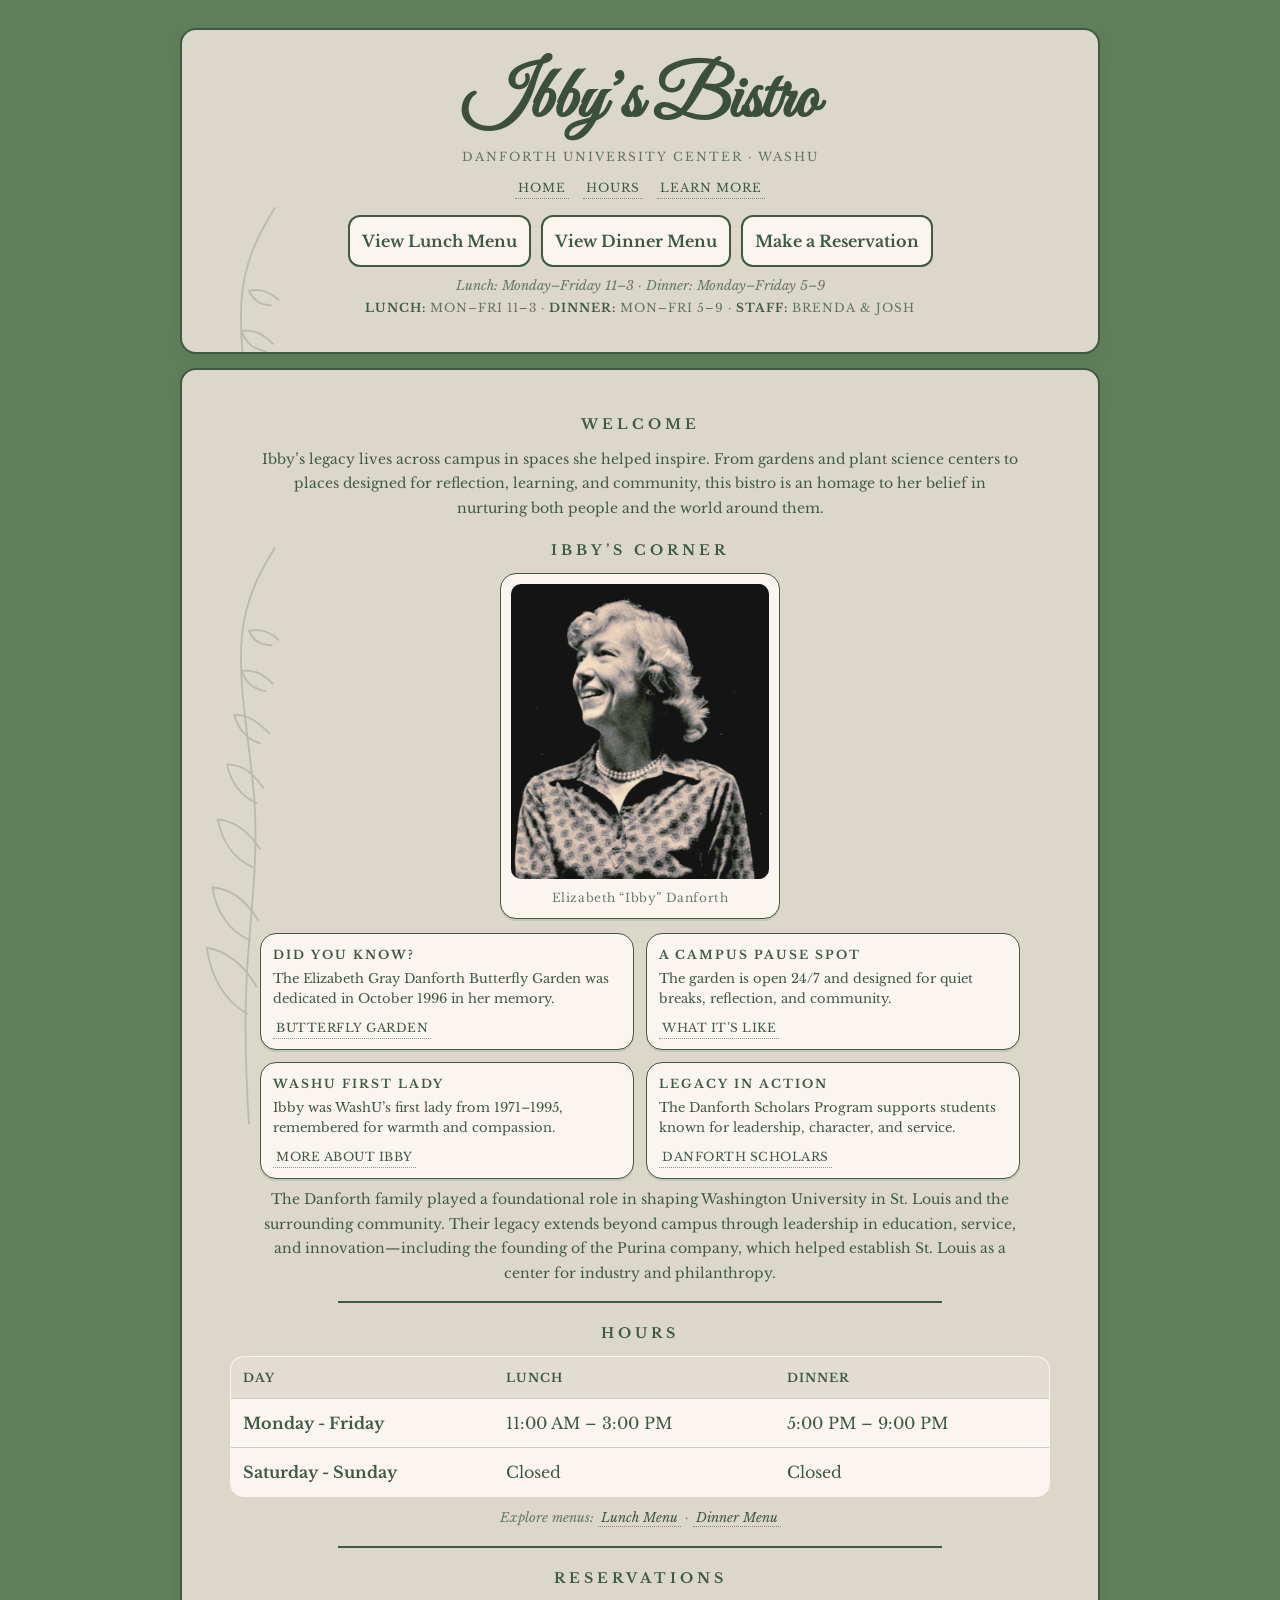
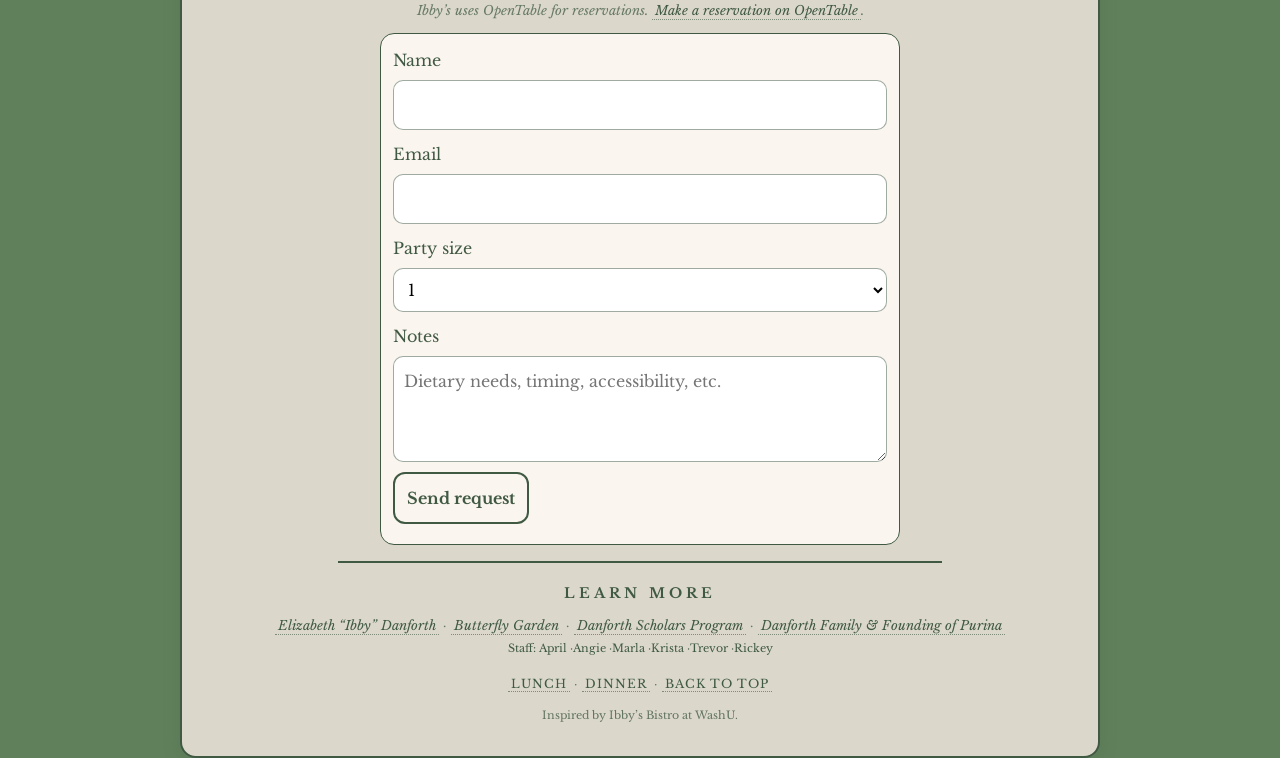
<file: index.html>
<!doctype html>
<html lang="en">
<head>
  <meta charset="utf-8" />
  <meta name="viewport" content="width=device-width, initial-scale=1" />
  <title>Ibby’s Bistro | Danforth University Center · WashU</title>
  <meta name="description" content="Ibby’s Bistro is a vintage-inspired dining space at the Danforth University Center at Washington University in St. Louis, honoring the legacy of Elizabeth “Ibby” Danforth through food, gardens, and community." />
  <link rel="icon" type="image/png" href="images/butterfly.png">
  <link href="https://fonts.googleapis.com/css2?family=Great+Vibes&family=Libre+Baskerville:wght@400;700&display=swap" rel="stylesheet">
  <link rel="stylesheet" href="styles.css" />
</head>

<body>
  <a class="skip" href="#main">Skip to main content</a>

  <header class="site-header">
    <div class="paper">
      <h1>Ibby’s Bistro</h1>
      <p class="subline">Danforth University Center · WashU</p>

      <nav class="nav" aria-label="Primary">
        <a href="index.html" aria-current="page">Home</a>
         <a href="#hours">Hours</a>
        <a href="#links">Learn More</a>
      </nav>
      <div class="toggle-row">
        <a class="button" href="lunch.html">View Lunch Menu</a>
        <a class="button" href="dinner.html">View Dinner Menu</a>
        <a class="button" href="#reserve">Make a Reservation</a>
      </div>
      <p class="note small menu-times">Lunch: Monday–Friday 11–3 · Dinner: Monday–Friday 5–9</p>


      <div class="meta">
        <div><b>Lunch:</b> Mon–Fri 11–3 · <b>Dinner:</b> Mon–Fri 5–9 · <b>Staff:</b> Brenda &amp; Josh</div>
      </div>
    </div>
  </header>

  <main id="main" class="site-main">
    <div class="paper">

      <section aria-labelledby="welcome">
        <h2 id="welcome">Welcome</h2>

        <div class="about">
          Ibby’s legacy lives across campus in spaces she helped inspire. From gardens and plant science centers to places
          designed for reflection, learning, and community, this bistro is an homage to her belief in nurturing both people
          and the world around them.
        </div>

      </section>

      <section id="ibby" aria-labelledby="ibbyTitle">
        <h2 id="ibbyTitle">Ibby’s Corner</h2>

        <figure class="ibby-portrait">
          <img src="ibby her self.png" alt="Portrait of Elizabeth “Ibby” Danforth" />
          <figcaption>Elizabeth “Ibby” Danforth</figcaption>
        </figure>

        <div class="facts">
          <div class="fact">
            <div class="fact-title">Did you know?</div>
            <p class="fact-text">The Elizabeth Gray Danforth Butterfly Garden was dedicated in October 1996 in her memory.</p>
            <div class="fact-links">
              <a href="https://orsel.washu.edu/2024/05/09/elizabeth-gray-danforth-butterfly-garden/" target="_blank" rel="noopener">Butterfly Garden</a>
            </div>
          </div>

          <div class="fact">
            <div class="fact-title">A campus pause spot</div>
            <p class="fact-text">The garden is open 24/7 and designed for quiet breaks, reflection, and community.</p>
            <div class="fact-links">
              <a href="https://alumni.washu.edu/networks/womans-club/ibbys-garden/" target="_blank" rel="noopener">What it’s like</a>
            </div>
          </div>

          <div class="fact">
            <div class="fact-title">WashU first lady</div>
            <p class="fact-text">Ibby was WashU’s first lady from 1971–1995, remembered for warmth and compassion.</p>
            <div class="fact-links">
              <a href="https://source.washu.edu/2005/03/elizabeth-gray-danforth-dies-at-75/" target="_blank" rel="noopener">More about Ibby</a>
            </div>
          </div>

          <div class="fact">
            <div class="fact-title">Legacy in action</div>
            <p class="fact-text">The Danforth Scholars Program supports students known for leadership, character, and service.</p>
            <div class="fact-links">
              <a href="https://admissions.washu.edu/danforth-scholars-program/" target="_blank" rel="noopener">Danforth Scholars</a>
            </div>
          </div>
        </div>

        <div class="about">
          The Danforth family played a foundational role in shaping Washington University in St. Louis and the surrounding
          community. Their legacy extends beyond campus through leadership in education, service, and innovation—including
          the founding of the Purina company, which helped establish St. Louis as a center for industry and philanthropy.
        </div>
      </section>

      <hr class="rule" />

      <section id="hours" aria-labelledby="hoursTitle">
        <h2 id="hoursTitle">Hours</h2>

        <table class="hours" aria-label="Ibby’s Bistro hours">
          <thead>
            <tr>
              <th scope="col">Day</th>
              <th scope="col">Lunch</th>
              <th scope="col">Dinner</th>
            </tr>
          </thead>
          <tbody>
            <tr>
              <th scope="row">Monday - Friday</th>
              <td>11:00 AM – 3:00 PM</td>
              <td>5:00 PM – 9:00 PM</td>
            </tr>
            <tr>
              <th scope="row">Saturday - Sunday</th>
              <td>Closed</td>
              <td>Closed</td>
            </tr>
          </tbody>
        </table>

        <p class="note">
          Explore menus: <a href="lunch.html">Lunch Menu</a> · <a href="dinner.html">Dinner Menu</a>
        </p>
      </section>

      <hr class="rule" />

      <section id="reserve" aria-labelledby="reserveTitle">
        <h2 id="reserveTitle">Reservations</h2>

        <p class="note">
          Ibby’s uses OpenTable for reservations.
          <a href="https://www.opentable.com/" target="_blank" rel="noopener">Make a reservation on OpenTable</a>.
        </p>

        <form class="form" id="reservationForm">
          <div class="form-row">
            <label for="name">Name</label>
            <input id="name" name="name" type="text" autocomplete="name" required />
          </div>

          <div class="form-row">
            <label for="email">Email</label>
            <input id="email" name="email" type="email" autocomplete="email" required />
          </div>

          <div class="form-row">
            <label for="party">Party size</label>
            <select id="party" name="party">
              <option>1</option><option>2</option><option>3</option><option>4</option>
              <option>5</option><option>6</option><option>7+</option>
            </select>
          </div>

          <div class="form-row">
            <label for="notes">Notes</label>
            <textarea id="notes" name="notes" rows="3" placeholder="Dietary needs, timing, accessibility, etc."></textarea>
          </div>

          <button class="button" type="submit">Send request</button>
          <p class="form-message" id="formMessage" aria-live="polite"></p>
        </form>
      </section>

      <hr class="rule" />

      <section id="links" aria-labelledby="linksTitle">
        <h2 id="linksTitle">Learn More</h2>
        <p class="note">
          <a href="https://source.washu.edu/2005/03/elizabeth-gray-danforth-dies-at-75/" target="_blank" rel="noopener">Elizabeth “Ibby” Danforth</a>
          ·
          <a href="https://orsel.washu.edu/2024/05/09/elizabeth-gray-danforth-butterfly-garden/" target="_blank" rel="noopener">Butterfly Garden</a>
          ·
          <a href="https://admissions.washu.edu/danforth-scholars-program/" target="_blank" rel="noopener">Danforth Scholars Program</a>
          ·
          <a href="https://www.lindenwood.edu/files/resources/danforth-student.pdf" target="_blank" rel="noopener">Danforth Family &amp; Founding of Purina</a>
        </p>
        <ul class="staff-list tiny" aria-label="Ibby's Bistro staff">
          <li class="staff-label">Staff:</li>
          <li>April</li>
          <li>Angie</li>
          <li>Marla</li>
          <li>Krista</li>
          <li>Trevor</li>
          <li>Rickey</li>
        </ul>
      </section>

      <footer class="site-footer">
        <p>
          <a href="lunch.html">Lunch</a> · <a href="dinner.html">Dinner</a> · <a href="#welcome">Back to top</a>
        </p>
        <p class="tiny">Inspired by Ibby’s Bistro at WashU.</p>
      </footer>

    </div>
  </main>

  <button class="backtop button" type="button" id="backTop">Back to top</button>

  <script src="script.js"></script>
</body>
</html>
</file>
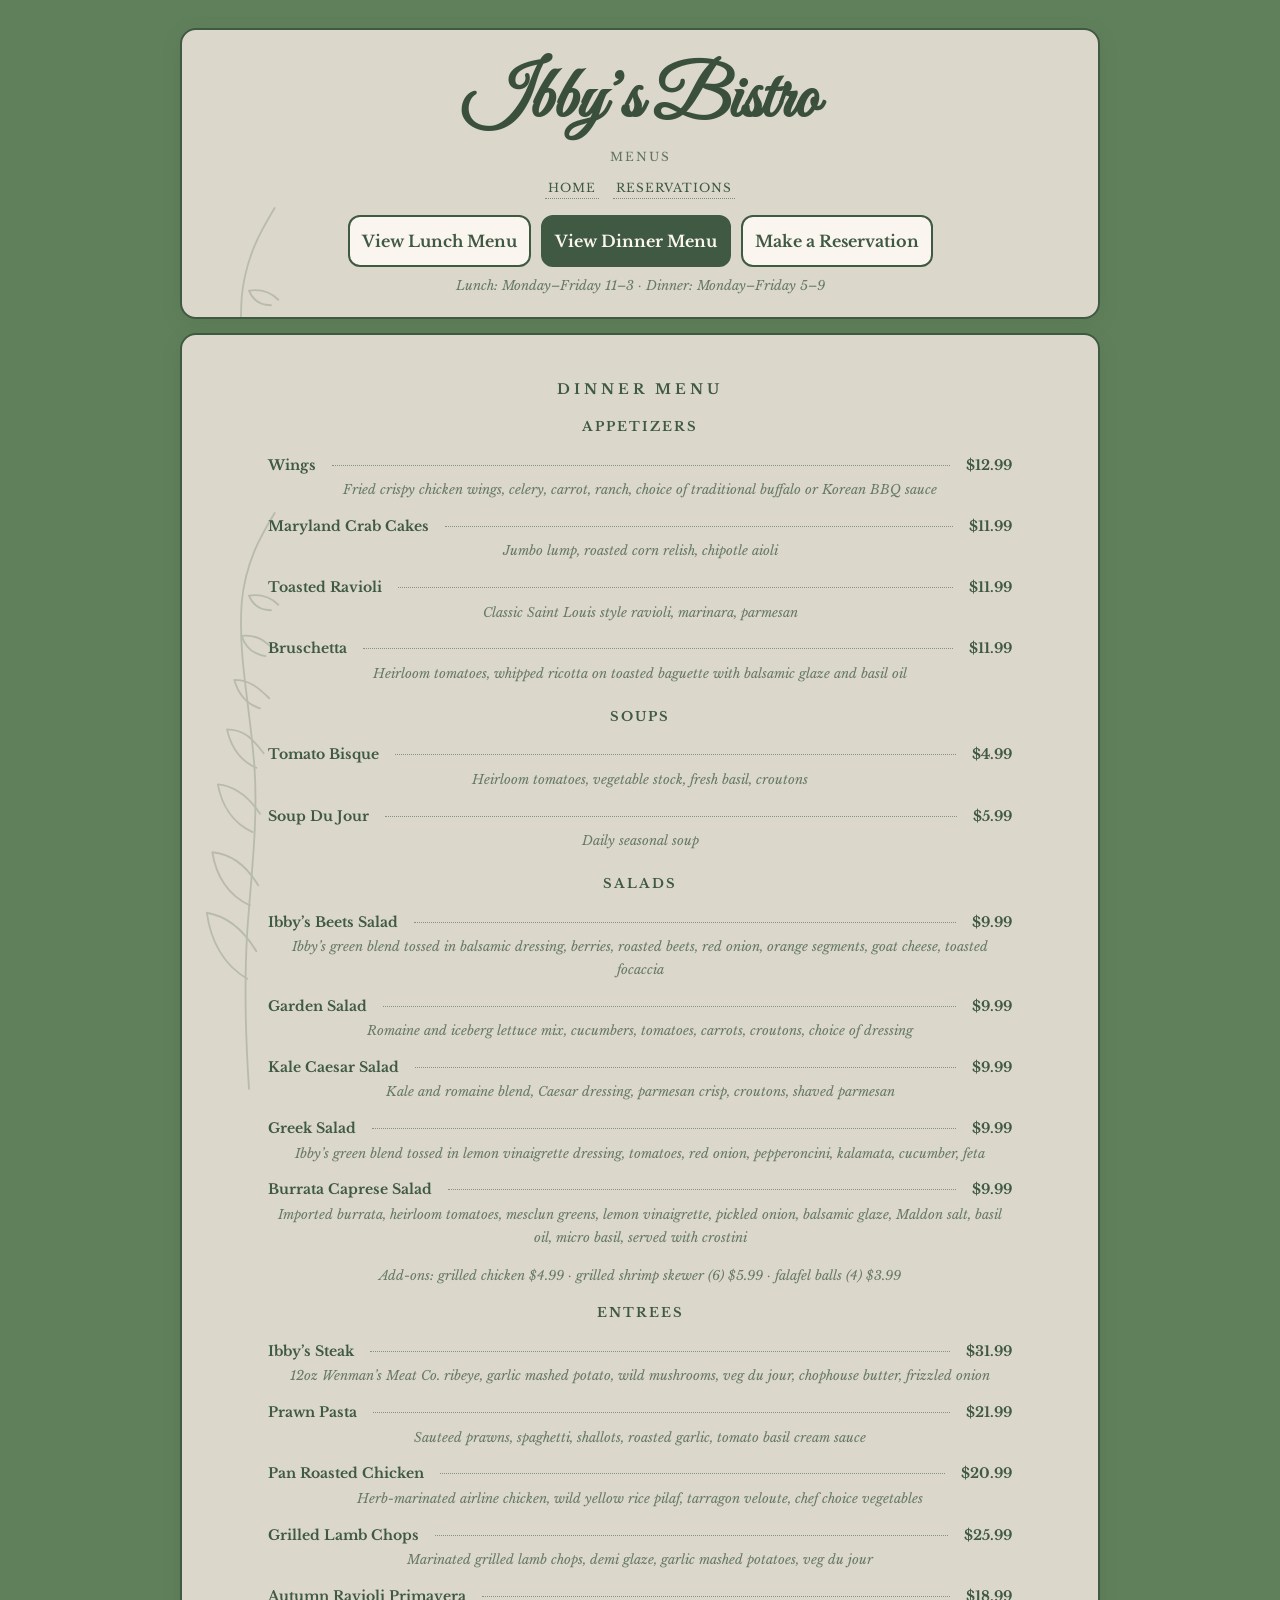
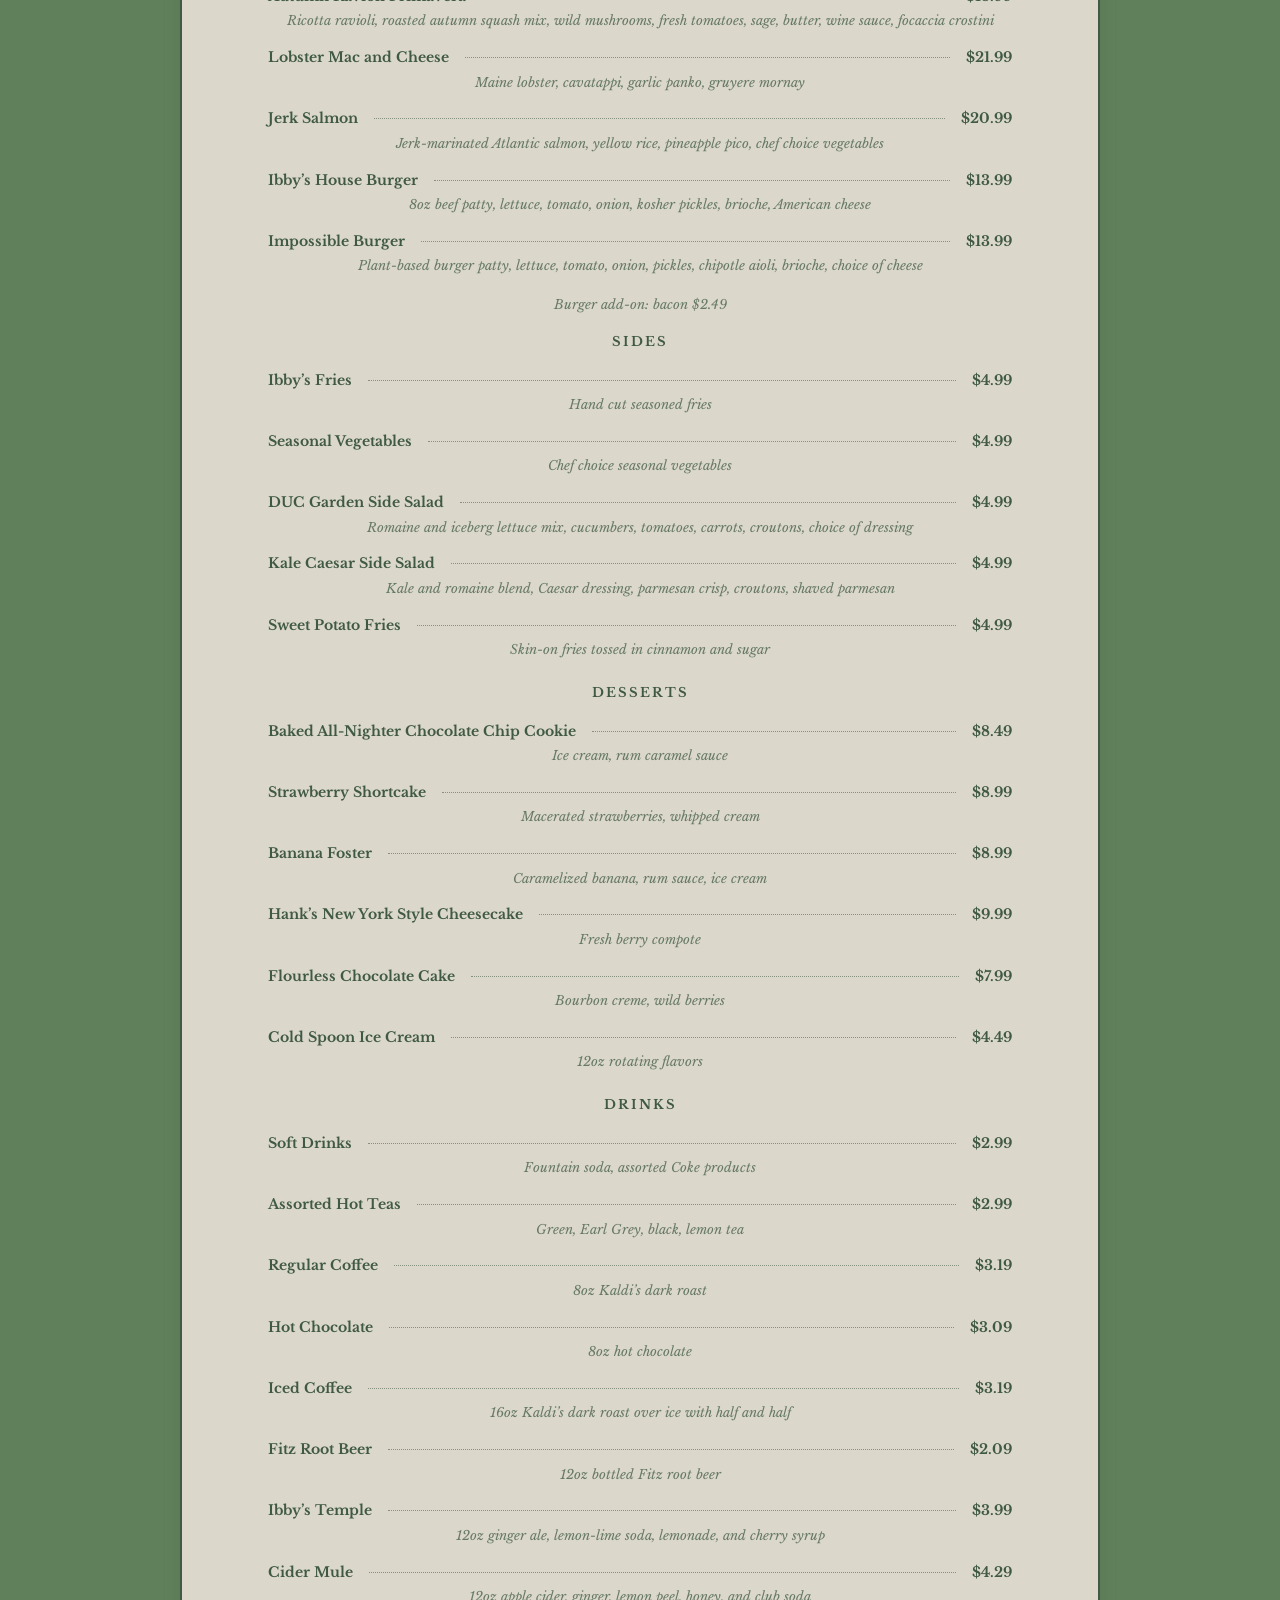
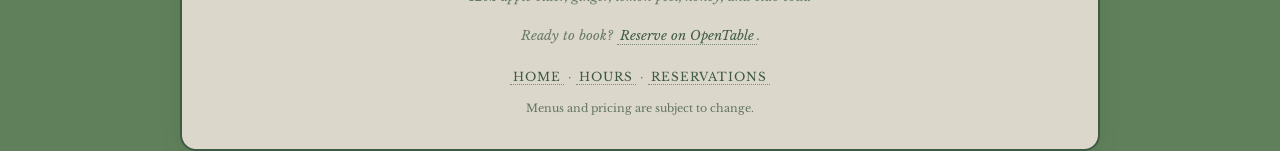
<file: dinner.html>
<!doctype html>
<html lang="en">
<head>
  <meta charset="utf-8" />
  <meta name="viewport" content="width=device-width, initial-scale=1" />
  <title>Menus | Ibby’s Bistro</title>
  <link href="https://fonts.googleapis.com/css2?family=Great+Vibes&family=Libre+Baskerville:wght@400;700&display=swap" rel="stylesheet">
  <link rel="stylesheet" href="styles.css" />
</head>

<body>
  <header class="site-header">
    <div class="paper">
      <h1>Ibby’s Bistro</h1>
      <p class="subline">Menus</p>

      <nav class="nav" aria-label="Primary">
        <a href="index.html">Home</a>
        <a href="index.html#reserve">Reservations</a>
      </nav>
      <div class="toggle-row">
        <a class="button" href="lunch.html">View Lunch Menu</a>
        <a class="button is-active" href="dinner.html" aria-current="page">View Dinner Menu</a>
        <a class="button" href="index.html#reserve">Make a Reservation</a>
      </div>
      <p class="note small menu-times">Lunch: Monday–Friday 11–3 · Dinner: Monday–Friday 5–9</p>
    </div>
  </header>

  <main class="site-main">
    <div class="paper">

      <section id="dinner">
        <h2>Dinner Menu</h2>

        <h3>Appetizers</h3>
        <ul class="menu">
          <li class="item">
            <div class="line"><span class="name">Wings</span><span class="leaders"></span><span class="price">$12.99</span></div>
            <p class="desc">Fried crispy chicken wings, celery, carrot, ranch, choice of traditional buffalo or Korean BBQ sauce</p>
          </li>
          <li class="item">
            <div class="line"><span class="name">Maryland Crab Cakes</span><span class="leaders"></span><span class="price">$11.99</span></div>
            <p class="desc">Jumbo lump, roasted corn relish, chipotle aioli</p>
          </li>
          <li class="item">
            <div class="line"><span class="name">Toasted Ravioli</span><span class="leaders"></span><span class="price">$11.99</span></div>
            <p class="desc">Classic Saint Louis style ravioli, marinara, parmesan</p>
          </li>
          <li class="item">
            <div class="line"><span class="name">Bruschetta</span><span class="leaders"></span><span class="price">$11.99</span></div>
            <p class="desc">Heirloom tomatoes, whipped ricotta on toasted baguette with balsamic glaze and basil oil</p>
          </li>
        </ul>

        <h3>Soups</h3>
        <ul class="menu">
          <li class="item">
            <div class="line"><span class="name">Tomato Bisque</span><span class="leaders"></span><span class="price">$4.99</span></div>
            <p class="desc">Heirloom tomatoes, vegetable stock, fresh basil, croutons</p>
          </li>
          <li class="item">
            <div class="line"><span class="name">Soup Du Jour</span><span class="leaders"></span><span class="price">$5.99</span></div>
            <p class="desc">Daily seasonal soup</p>
          </li>
        </ul>

        <h3>Salads</h3>
        <ul class="menu">
          <li class="item">
            <div class="line"><span class="name">Ibby’s Beets Salad</span><span class="leaders"></span><span class="price">$9.99</span></div>
            <p class="desc">Ibby’s green blend tossed in balsamic dressing, berries, roasted beets, red onion, orange segments, goat cheese, toasted focaccia</p>
          </li>
          <li class="item">
            <div class="line"><span class="name">Garden Salad</span><span class="leaders"></span><span class="price">$9.99</span></div>
            <p class="desc">Romaine and iceberg lettuce mix, cucumbers, tomatoes, carrots, croutons, choice of dressing</p>
          </li>
          <li class="item">
            <div class="line"><span class="name">Kale Caesar Salad</span><span class="leaders"></span><span class="price">$9.99</span></div>
            <p class="desc">Kale and romaine blend, Caesar dressing, parmesan crisp, croutons, shaved parmesan</p>
          </li>
          <li class="item">
            <div class="line"><span class="name">Greek Salad</span><span class="leaders"></span><span class="price">$9.99</span></div>
            <p class="desc">Ibby’s green blend tossed in lemon vinaigrette dressing, tomatoes, red onion, pepperoncini, kalamata, cucumber, feta</p>
          </li>
          <li class="item">
            <div class="line"><span class="name">Burrata Caprese Salad</span><span class="leaders"></span><span class="price">$9.99</span></div>
            <p class="desc">Imported burrata, heirloom tomatoes, mesclun greens, lemon vinaigrette, pickled onion, balsamic glaze, Maldon salt, basil oil, micro basil, served with crostini</p>
          </li>
        </ul>

        <p class="note">
          Add-ons: grilled chicken $4.99 · grilled shrimp skewer (6) $5.99 · falafel balls (4) $3.99
        </p>

        <h3>Entrees</h3>
        <ul class="menu">
          <li class="item">
            <div class="line"><span class="name">Ibby’s Steak</span><span class="leaders"></span><span class="price">$31.99</span></div>
            <p class="desc">12oz Wenman’s Meat Co. ribeye, garlic mashed potato, wild mushrooms, veg du jour, chophouse butter, frizzled onion</p>
          </li>
          <li class="item">
            <div class="line"><span class="name">Prawn Pasta</span><span class="leaders"></span><span class="price">$21.99</span></div>
            <p class="desc">Sauteed prawns, spaghetti, shallots, roasted garlic, tomato basil cream sauce</p>
          </li>
          <li class="item">
            <div class="line"><span class="name">Pan Roasted Chicken</span><span class="leaders"></span><span class="price">$20.99</span></div>
            <p class="desc">Herb-marinated airline chicken, wild yellow rice pilaf, tarragon veloute, chef choice vegetables</p>
          </li>
          <li class="item">
            <div class="line"><span class="name">Grilled Lamb Chops</span><span class="leaders"></span><span class="price">$25.99</span></div>
            <p class="desc">Marinated grilled lamb chops, demi glaze, garlic mashed potatoes, veg du jour</p>
          </li>
          <li class="item">
            <div class="line"><span class="name">Autumn Ravioli Primavera</span><span class="leaders"></span><span class="price">$18.99</span></div>
            <p class="desc">Ricotta ravioli, roasted autumn squash mix, wild mushrooms, fresh tomatoes, sage, butter, wine sauce, focaccia crostini</p>
          </li>
          <li class="item">
            <div class="line"><span class="name">Lobster Mac and Cheese</span><span class="leaders"></span><span class="price">$21.99</span></div>
            <p class="desc">Maine lobster, cavatappi, garlic panko, gruyere mornay</p>
          </li>
          <li class="item">
            <div class="line"><span class="name">Jerk Salmon</span><span class="leaders"></span><span class="price">$20.99</span></div>
            <p class="desc">Jerk-marinated Atlantic salmon, yellow rice, pineapple pico, chef choice vegetables</p>
          </li>
          <li class="item">
            <div class="line"><span class="name">Ibby’s House Burger</span><span class="leaders"></span><span class="price">$13.99</span></div>
            <p class="desc">8oz beef patty, lettuce, tomato, onion, kosher pickles, brioche, American cheese</p>
          </li>
          <li class="item">
            <div class="line"><span class="name">Impossible Burger</span><span class="leaders"></span><span class="price">$13.99</span></div>
            <p class="desc">Plant-based burger patty, lettuce, tomato, onion, pickles, chipotle aioli, brioche, choice of cheese</p>
          </li>
        </ul>

        <p class="note">Burger add-on: bacon $2.49</p>

        <h3>Sides</h3>
        <ul class="menu">
          <li class="item">
            <div class="line"><span class="name">Ibby’s Fries</span><span class="leaders"></span><span class="price">$4.99</span></div>
            <p class="desc">Hand cut seasoned fries</p>
          </li>
          <li class="item">
            <div class="line"><span class="name">Seasonal Vegetables</span><span class="leaders"></span><span class="price">$4.99</span></div>
            <p class="desc">Chef choice seasonal vegetables</p>
          </li>
          <li class="item">
            <div class="line"><span class="name">DUC Garden Side Salad</span><span class="leaders"></span><span class="price">$4.99</span></div>
            <p class="desc">Romaine and iceberg lettuce mix, cucumbers, tomatoes, carrots, croutons, choice of dressing</p>
          </li>
          <li class="item">
            <div class="line"><span class="name">Kale Caesar Side Salad</span><span class="leaders"></span><span class="price">$4.99</span></div>
            <p class="desc">Kale and romaine blend, Caesar dressing, parmesan crisp, croutons, shaved parmesan</p>
          </li>
          <li class="item">
            <div class="line"><span class="name">Sweet Potato Fries</span><span class="leaders"></span><span class="price">$4.99</span></div>
            <p class="desc">Skin-on fries tossed in cinnamon and sugar</p>
          </li>
        </ul>

        <h3>Desserts</h3>
        <ul class="menu">
          <li class="item">
            <div class="line"><span class="name">Baked All-Nighter Chocolate Chip Cookie</span><span class="leaders"></span><span class="price">$8.49</span></div>
            <p class="desc">Ice cream, rum caramel sauce</p>
          </li>
          <li class="item">
            <div class="line"><span class="name">Strawberry Shortcake</span><span class="leaders"></span><span class="price">$8.99</span></div>
            <p class="desc">Macerated strawberries, whipped cream</p>
          </li>
          <li class="item">
            <div class="line"><span class="name">Banana Foster</span><span class="leaders"></span><span class="price">$8.99</span></div>
            <p class="desc">Caramelized banana, rum sauce, ice cream</p>
          </li>
          <li class="item">
            <div class="line"><span class="name">Hank’s New York Style Cheesecake</span><span class="leaders"></span><span class="price">$9.99</span></div>
            <p class="desc">Fresh berry compote</p>
          </li>
          <li class="item">
            <div class="line"><span class="name">Flourless Chocolate Cake</span><span class="leaders"></span><span class="price">$7.99</span></div>
            <p class="desc">Bourbon creme, wild berries</p>
          </li>
          <li class="item">
            <div class="line"><span class="name">Cold Spoon Ice Cream</span><span class="leaders"></span><span class="price">$4.49</span></div>
            <p class="desc">12oz rotating flavors</p>
          </li>
        </ul>

        <h3>Drinks</h3>
        <ul class="menu">
          <li class="item">
            <div class="line"><span class="name">Soft Drinks</span><span class="leaders"></span><span class="price">$2.99</span></div>
            <p class="desc">Fountain soda, assorted Coke products</p>
          </li>
          <li class="item">
            <div class="line"><span class="name">Assorted Hot Teas</span><span class="leaders"></span><span class="price">$2.99</span></div>
            <p class="desc">Green, Earl Grey, black, lemon tea</p>
          </li>
          <li class="item">
            <div class="line"><span class="name">Regular Coffee</span><span class="leaders"></span><span class="price">$3.19</span></div>
            <p class="desc">8oz Kaldi’s dark roast</p>
          </li>
          <li class="item">
            <div class="line"><span class="name">Hot Chocolate</span><span class="leaders"></span><span class="price">$3.09</span></div>
            <p class="desc">8oz hot chocolate</p>
          </li>
          <li class="item">
            <div class="line"><span class="name">Iced Coffee</span><span class="leaders"></span><span class="price">$3.19</span></div>
            <p class="desc">16oz Kaldi’s dark roast over ice with half and half</p>
          </li>
          <li class="item">
            <div class="line"><span class="name">Fitz Root Beer</span><span class="leaders"></span><span class="price">$2.09</span></div>
            <p class="desc">12oz bottled Fitz root beer</p>
          </li>
          <li class="item">
            <div class="line"><span class="name">Ibby’s Temple</span><span class="leaders"></span><span class="price">$3.99</span></div>
            <p class="desc">12oz ginger ale, lemon-lime soda, lemonade, and cherry syrup</p>
          </li>
          <li class="item">
            <div class="line"><span class="name">Cider Mule</span><span class="leaders"></span><span class="price">$4.29</span></div>
            <p class="desc">12oz apple cider, ginger, lemon peel, honey, and club soda</p>
          </li>
        </ul>

        <p class="note">Ready to book? <a href="https://www.opentable.com/" target="_blank" rel="noopener">Reserve on OpenTable</a>.</p>
      </section>

      <footer class="site-footer">
        <p><a href="index.html">Home</a> · <a href="index.html#hours">Hours</a> · <a href="index.html#reserve">Reservations</a></p>
        <p class="tiny">Menus and pricing are subject to change.</p>
      </footer>
    </div>
  </main>

  <script src="script.js"></script>
</body>
</html>
</file>
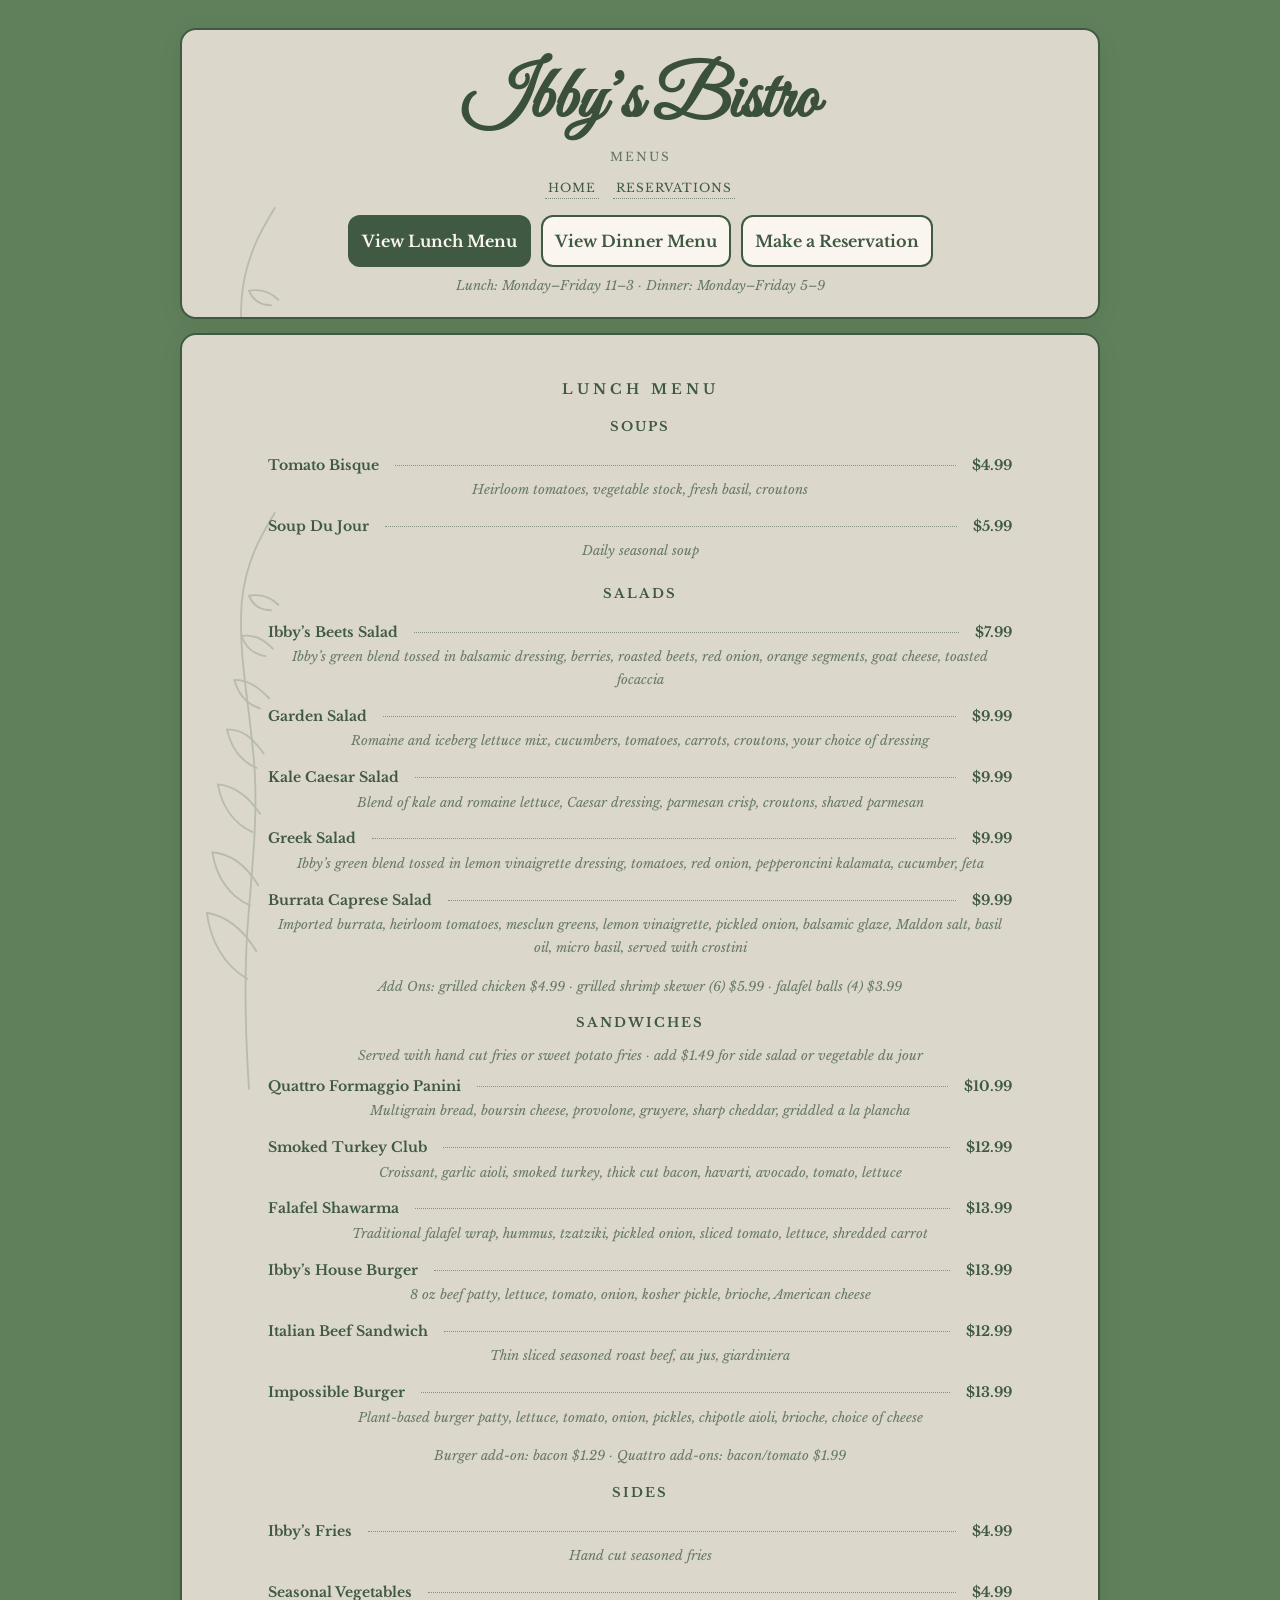
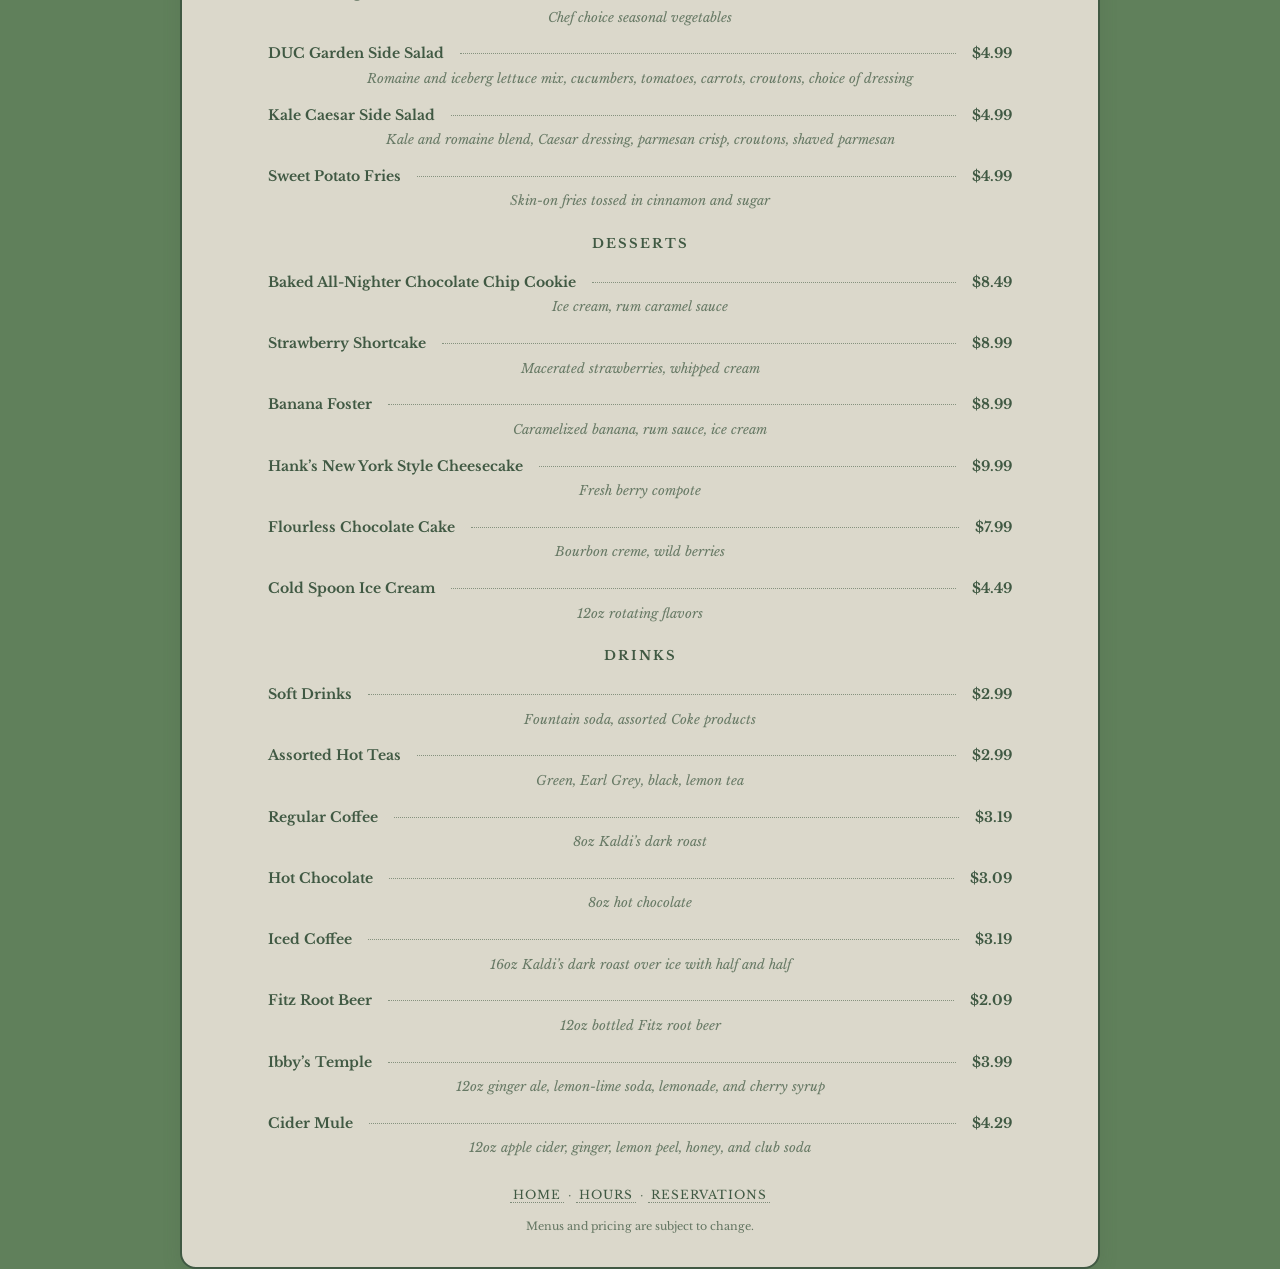
<file: lunch.html>
<!doctype html>
<html lang="en">
<head>
  <meta charset="utf-8" />
  <meta name="viewport" content="width=device-width, initial-scale=1" />
  <title>Menus | Ibby’s Bistro</title>
  <link href="https://fonts.googleapis.com/css2?family=Great+Vibes&family=Libre+Baskerville:wght@400;700&display=swap" rel="stylesheet">
  <link rel="stylesheet" href="styles.css" />
</head>

<body>
  <header class="site-header">
    <div class="paper">
      <h1>Ibby’s Bistro</h1>
      <p class="subline">Menus</p>

      <nav class="nav" aria-label="Primary">
        <a href="index.html">Home</a>
        <a href="index.html#reserve">Reservations</a>
      </nav>
      <div class="toggle-row">
        <a class="button is-active" href="lunch.html" aria-current="page">View Lunch Menu</a>
        <a class="button" href="dinner.html">View Dinner Menu</a>
        <a class="button" href="index.html#reserve">Make a Reservation</a>
      </div>
      <p class="note small menu-times">Lunch: Monday–Friday 11–3 · Dinner: Monday–Friday 5–9</p>
    </div>
  </header>

  <main class="site-main">
    <div class="paper">

      <section id="lunch">
        <h2>Lunch Menu</h2>

        <h3>Soups</h3>
        <ul class="menu">
          <li class="item">
            <div class="line"><span class="name">Tomato Bisque</span><span class="leaders"></span><span class="price">$4.99</span></div>
            <p class="desc">Heirloom tomatoes, vegetable stock, fresh basil, croutons</p>
          </li>
          <li class="item">
            <div class="line"><span class="name">Soup Du Jour</span><span class="leaders"></span><span class="price">$5.99</span></div>
            <p class="desc">Daily seasonal soup</p>
          </li>
        </ul>

        <h3>Salads</h3>
        <ul class="menu">
          <li class="item">
            <div class="line"><span class="name">Ibby’s Beets Salad</span><span class="leaders"></span><span class="price">$7.99</span></div>
            <p class="desc">Ibby’s green blend tossed in balsamic dressing, berries, roasted beets, red onion, orange segments, goat cheese, toasted focaccia</p>
          </li>
          <li class="item">
            <div class="line"><span class="name">Garden Salad</span><span class="leaders"></span><span class="price">$9.99</span></div>
            <p class="desc">Romaine and iceberg lettuce mix, cucumbers, tomatoes, carrots, croutons, your choice of dressing</p>
          </li>
          <li class="item">
            <div class="line"><span class="name">Kale Caesar Salad</span><span class="leaders"></span><span class="price">$9.99</span></div>
            <p class="desc">Blend of kale and romaine lettuce, Caesar dressing, parmesan crisp, croutons, shaved parmesan</p>
          </li>
          <li class="item">
            <div class="line"><span class="name">Greek Salad</span><span class="leaders"></span><span class="price">$9.99</span></div>
            <p class="desc">Ibby’s green blend tossed in lemon vinaigrette dressing, tomatoes, red onion, pepperoncini kalamata, cucumber, feta</p>
          </li>
          <li class="item">
            <div class="line"><span class="name">Burrata Caprese Salad</span><span class="leaders"></span><span class="price">$9.99</span></div>
            <p class="desc">Imported burrata, heirloom tomatoes, mesclun greens, lemon vinaigrette, pickled onion, balsamic glaze, Maldon salt, basil oil, micro basil, served with crostini</p>
          </li>
        </ul>

        <p class="note">Add Ons: grilled chicken $4.99 · grilled shrimp skewer (6) $5.99 · falafel balls (4) $3.99</p>

        <h3>Sandwiches</h3>
        <p class="note">Served with hand cut fries or sweet potato fries · add $1.49 for side salad or vegetable du jour</p>
        <ul class="menu">
          <li class="item">
            <div class="line"><span class="name">Quattro Formaggio Panini</span><span class="leaders"></span><span class="price">$10.99</span></div>
            <p class="desc">Multigrain bread, boursin cheese, provolone, gruyere, sharp cheddar, griddled a la plancha</p>
          </li>
          <li class="item">
            <div class="line"><span class="name">Smoked Turkey Club</span><span class="leaders"></span><span class="price">$12.99</span></div>
            <p class="desc">Croissant, garlic aioli, smoked turkey, thick cut bacon, havarti, avocado, tomato, lettuce</p>
          </li>
          <li class="item">
            <div class="line"><span class="name">Falafel Shawarma</span><span class="leaders"></span><span class="price">$13.99</span></div>
            <p class="desc">Traditional falafel wrap, hummus, tzatziki, pickled onion, sliced tomato, lettuce, shredded carrot</p>
          </li>
          <li class="item">
            <div class="line"><span class="name">Ibby’s House Burger</span><span class="leaders"></span><span class="price">$13.99</span></div>
            <p class="desc">8 oz beef patty, lettuce, tomato, onion, kosher pickle, brioche, American cheese</p>
          </li>
          <li class="item">
            <div class="line"><span class="name">Italian Beef Sandwich</span><span class="leaders"></span><span class="price">$12.99</span></div>
            <p class="desc">Thin sliced seasoned roast beef, au jus, giardiniera</p>
          </li>
          <li class="item">
            <div class="line"><span class="name">Impossible Burger</span><span class="leaders"></span><span class="price">$13.99</span></div>
            <p class="desc">Plant-based burger patty, lettuce, tomato, onion, pickles, chipotle aioli, brioche, choice of cheese</p>
          </li>
        </ul>

        <p class="note">Burger add-on: bacon $1.29 · Quattro add-ons: bacon/tomato $1.99</p>

        <h3>Sides</h3>
        <ul class="menu">
          <li class="item">
            <div class="line"><span class="name">Ibby’s Fries</span><span class="leaders"></span><span class="price">$4.99</span></div>
            <p class="desc">Hand cut seasoned fries</p>
          </li>
          <li class="item">
            <div class="line"><span class="name">Seasonal Vegetables</span><span class="leaders"></span><span class="price">$4.99</span></div>
            <p class="desc">Chef choice seasonal vegetables</p>
          </li>
          <li class="item">
            <div class="line"><span class="name">DUC Garden Side Salad</span><span class="leaders"></span><span class="price">$4.99</span></div>
            <p class="desc">Romaine and iceberg lettuce mix, cucumbers, tomatoes, carrots, croutons, choice of dressing</p>
          </li>
          <li class="item">
            <div class="line"><span class="name">Kale Caesar Side Salad</span><span class="leaders"></span><span class="price">$4.99</span></div>
            <p class="desc">Kale and romaine blend, Caesar dressing, parmesan crisp, croutons, shaved parmesan</p>
          </li>
          <li class="item">
            <div class="line"><span class="name">Sweet Potato Fries</span><span class="leaders"></span><span class="price">$4.99</span></div>
            <p class="desc">Skin-on fries tossed in cinnamon and sugar</p>
          </li>
        </ul>

        <h3>Desserts</h3>
        <ul class="menu">
          <li class="item">
            <div class="line"><span class="name">Baked All-Nighter Chocolate Chip Cookie</span><span class="leaders"></span><span class="price">$8.49</span></div>
            <p class="desc">Ice cream, rum caramel sauce</p>
          </li>
          <li class="item">
            <div class="line"><span class="name">Strawberry Shortcake</span><span class="leaders"></span><span class="price">$8.99</span></div>
            <p class="desc">Macerated strawberries, whipped cream</p>
          </li>
          <li class="item">
            <div class="line"><span class="name">Banana Foster</span><span class="leaders"></span><span class="price">$8.99</span></div>
            <p class="desc">Caramelized banana, rum sauce, ice cream</p>
          </li>
          <li class="item">
            <div class="line"><span class="name">Hank’s New York Style Cheesecake</span><span class="leaders"></span><span class="price">$9.99</span></div>
            <p class="desc">Fresh berry compote</p>
          </li>
          <li class="item">
            <div class="line"><span class="name">Flourless Chocolate Cake</span><span class="leaders"></span><span class="price">$7.99</span></div>
            <p class="desc">Bourbon creme, wild berries</p>
          </li>
          <li class="item">
            <div class="line"><span class="name">Cold Spoon Ice Cream</span><span class="leaders"></span><span class="price">$4.49</span></div>
            <p class="desc">12oz rotating flavors</p>
          </li>
        </ul>

        <h3>Drinks</h3>
        <ul class="menu">
          <li class="item">
            <div class="line"><span class="name">Soft Drinks</span><span class="leaders"></span><span class="price">$2.99</span></div>
            <p class="desc">Fountain soda, assorted Coke products</p>
          </li>
          <li class="item">
            <div class="line"><span class="name">Assorted Hot Teas</span><span class="leaders"></span><span class="price">$2.99</span></div>
            <p class="desc">Green, Earl Grey, black, lemon tea</p>
          </li>
          <li class="item">
            <div class="line"><span class="name">Regular Coffee</span><span class="leaders"></span><span class="price">$3.19</span></div>
            <p class="desc">8oz Kaldi’s dark roast</p>
          </li>
          <li class="item">
            <div class="line"><span class="name">Hot Chocolate</span><span class="leaders"></span><span class="price">$3.09</span></div>
            <p class="desc">8oz hot chocolate</p>
          </li>
          <li class="item">
            <div class="line"><span class="name">Iced Coffee</span><span class="leaders"></span><span class="price">$3.19</span></div>
            <p class="desc">16oz Kaldi’s dark roast over ice with half and half</p>
          </li>
          <li class="item">
            <div class="line"><span class="name">Fitz Root Beer</span><span class="leaders"></span><span class="price">$2.09</span></div>
            <p class="desc">12oz bottled Fitz root beer</p>
          </li>
          <li class="item">
            <div class="line"><span class="name">Ibby’s Temple</span><span class="leaders"></span><span class="price">$3.99</span></div>
            <p class="desc">12oz ginger ale, lemon-lime soda, lemonade, and cherry syrup</p>
          </li>
          <li class="item">
            <div class="line"><span class="name">Cider Mule</span><span class="leaders"></span><span class="price">$4.29</span></div>
            <p class="desc">12oz apple cider, ginger, lemon peel, honey, and club soda</p>
          </li>
        </ul>
      </section>

      <footer class="site-footer">
        <p><a href="index.html">Home</a> · <a href="index.html#hours">Hours</a> · <a href="index.html#reserve">Reservations</a></p>
        <p class="tiny">Menus and pricing are subject to change.</p>
      </footer>
    </div>
  </main>

  <script src="script.js"></script>
</body>
</html>
</file>
<file: styles.css>
*,
*::before,
*::after { box-sizing: border-box; }
html, body { height: 100%; }
body { margin: 0; }
img { max-width: 100%; display: block; }
ul { margin: 0; padding: 0; }
table { border-collapse: collapse; width: 100%; }
button, input, select, textarea { font: inherit; }


:root{
  --moss:#405943;
  --leaf:#60805B;
  --cream:#DBD8CB;
  --white:#FAF5EF;
}

body{
  padding: 28px;
  background: var(--leaf);
  color: var(--moss);
  font-family: "Libre Baskerville", Georgia, "Times New Roman", serif;
  line-height: 1.75;
}

a{
  color: var(--moss);
  text-decoration: none;
  border-bottom: 1px dotted rgba(64,89,67,0.6);
  padding: 0 3px;
}

a:hover{
  background: rgba(219,216,203,0.75);
  border-bottom-color: rgba(64,89,67,0.9);
  border-radius: 6px;
}

.skip{
  position:absolute;
  left:-999px;
  top:0;
  background: var(--white);
  color: var(--moss);
  padding: 10px 12px;
  border: 2px solid var(--moss);
  border-radius: 10px;
}
.skip:focus{ left: 16px; top: 16px; z-index: 99; }

.paper{
  max-width: 920px;
  margin: 0 auto;
  background: var(--cream);
  border: 2px solid var(--moss);
  border-radius: 16px;
  padding: 24px 26px 20px 26px;
  position: relative;
  box-shadow: 0 6px 18px rgba(64,89,67,0.18);
  overflow: hidden;
}

.paper > *{ position: relative; z-index: 2; }

.paper::before{
  content:"";
  position:absolute;
  z-index:1;
  left: 12px;
  top: 110px;
  width: 120px;
  height: 0;
  overflow: hidden;
  opacity: 0.22;
  pointer-events:none;
  background-repeat:no-repeat;
  background-position:left bottom;
  background-size:110px 650px;
  animation: growPlant 2.2s ease-out forwards;
  background-image:url("data:image/svg+xml,%3Csvg xmlns='http://www.w3.org/2000/svg' width='120' height='650' viewBox='0 0 120 650'%3E%3Cg fill='none' stroke='%23405943' stroke-width='2' stroke-linecap='round' stroke-linejoin='round'%3E%3Cpath d='M60 640 C56 580 55 520 58 470 C62 410 70 350 66 290 C61 220 48 170 52 110 C56 65 74 35 88 12'/%3E%3Cpath d='M58 520 C32 505 18 478 14 448 C38 452 56 470 68 490'/%3E%3Cpath d='M61 440 C38 430 24 408 20 382 C42 384 58 398 70 418'/%3E%3Cpath d='M64 360 C42 350 30 330 26 308 C46 310 60 322 72 340'/%3E%3Cpath d='M68 290 C50 282 40 266 36 248 C54 248 64 258 76 274'/%3E%3Cpath d='M72 225 C56 220 48 208 44 194 C60 194 70 202 82 214'/%3E%3Cpath d='M78 168 C64 166 56 158 52 146 C66 144 76 150 86 160'/%3E%3Cpath d='M84 118 C72 118 64 112 60 102 C74 100 84 104 92 112'/%3E%3C/g%3E%3C/svg%3E");
}

@keyframes growPlant{
  from { height: 0; }
  to   { height: 680px; }
}

.site-header{ margin-bottom: 14px; }

h1{
  margin: 10px 0 6px 0;
  text-align: center;
  font-family: "Great Vibes","Brush Script MT","Apple Chancery",cursive;
  font-size: 72px;
  color: #3A503D;
  line-height: 1.05;
}

.subline{
  text-align:center;
  margin: 0 0 10px 0;
  font-size: 12px;
  letter-spacing: 2px;
  text-transform: uppercase;
  color: rgba(64,89,67,0.78);
}
.meta{
  text-align:center;
  font-size:12px;
  letter-spacing:1px;
  text-transform:uppercase;
  color:rgba(64,89,67,0.78);
  margin: 0 0 14px 0;
}
.meta b{ color: var(--moss); }

.about{
  text-align:center;
  max-width:760px;
  margin: 0 auto 12px auto;
  font-size:14px;
  color: var(--moss);
}

.highlights{
  max-width: 420px;
  margin: 10px auto 8px auto;
  padding-left: 20px;
  text-align: left;
}

.highlights li{
  margin: 4px 0;
}

.ibby-portrait{
  max-width: 280px;
  margin: 6px auto 14px auto;
  background: var(--white);
  border: 1px solid var(--moss);
  border-radius: 16px;
  padding: 10px;
  box-shadow: 0 2px 0 rgba(64,89,67,0.14);
}

.ibby-portrait img{
  width: 100%;
  height: auto;
  border-radius: 10px;
}

.ibby-portrait figcaption{
  margin-top: 8px;
  text-align: center;
  font-size: 12px;
  color: rgba(64,89,67,0.78);
  letter-spacing: 0.6px;
}

.facts{
  max-width:760px;
  margin: 0 auto 8px auto;
  display:grid;
  grid-template-columns: 1fr 1fr;
  gap: 12px;
}

.fact{
  background: var(--white);
  border: 1px solid var(--moss);
  border-radius: 16px;
  padding: 10px 12px;
  box-shadow: 0 2px 0 rgba(64,89,67,0.14);
}

.fact-title{
  font-size:12px;
  letter-spacing:2px;
  text-transform:uppercase;
  font-weight:700;
  color: var(--moss);
  margin: 0 0 4px 0;
}

.fact-text{
  margin:0;
  font-size:13px;
  color: var(--moss);
  line-height:1.55;
}

.fact-links{
  margin-top:8px;
  display:flex;
  flex-wrap:wrap;
  gap:10px;
  font-size:12px;
  letter-spacing:0.5px;
  text-transform:uppercase;
  color: rgba(64,89,67,0.82);
}


h2{
  text-align:center;
  margin: 18px 0 10px 0;
  font-size: 14px;
  letter-spacing: 4px;
  text-transform: uppercase;
  font-weight: 700;
}

h3{
  text-align:center;
  margin: 14px 0 8px 0;
  font-size: 13px;
  letter-spacing: 2px;
  text-transform: uppercase;
}

.note{
  text-align:center;
  font-style: italic;
  color: rgba(64,89,67,0.75);
  font-size: 13px;
  margin: 10px 0 0 0;
}

.rule{
  border:0;
  border-top:2px solid var(--moss);
  width:70%;
  margin: 16px auto;
}

.nav{
  display:flex;
  justify-content:center;
  gap: 14px;
  flex-wrap: wrap;
  margin: 10px 0 6px 0;
  font-size: 12px;
  letter-spacing: 1px;
  text-transform: uppercase;
}

.button{
  display:inline-block;
  border: 2px solid var(--moss);
  background: var(--white);
  color: var(--moss);
  padding: 10px 12px;
  border-radius: 12px;
  font-weight: 700;
  cursor:pointer;
}
.toggle-row{
  display: flex;
  justify-content: center;
  align-items: center;
  gap: 10px;
  margin: 16px auto 6px auto;
  text-align: center;
  flex-wrap: nowrap;
}
.toggle-row .button{
  min-width: 0;
  text-align: center;
  white-space: nowrap;
}
.menu-times{
  margin-top: 8px;
}

.button:hover{ background: rgba(219,216,203,0.75); }
.button.is-active,
.button[aria-current="page"]{
  background: var(--moss);
  color: var(--white);
  border-color: var(--moss);
  pointer-events: none;
}

.feature-flex{
  display:flex;                 
  gap: 18px;
  align-items:flex-start;
  max-width: 820px;
  margin: 0 auto;
}

.photo{
  flex: 1;
  background: var(--white);
  border: 1px solid var(--moss);
  border-radius: 14px;
  padding: 10px;
}

.photo figcaption{
  font-size: 12px;
  color: rgba(64,89,67,0.78);
  margin-top: 8px;
  text-align:center;
}

.bullets{
  flex: 1;
  padding-left: 18px;
  max-width: 360px;
  margin: 0;
}

.hours{
  max-width: 820px;
  margin: 0 auto;
  background: var(--white);
  border: 1px solid var(--moss);
  border-radius: 14px;
  overflow: hidden;
}

.hours th, .hours td{
  padding: 10px 12px;
  border-bottom: 1px solid rgba(64,89,67,0.25);
  text-align:left;
}

.hours thead th{
  background: rgba(219,216,203,0.8);
  text-transform: uppercase;
  letter-spacing: 1px;
  font-size: 12px;
}

.form{
  max-width: 520px;
  margin: 10px auto 0 auto;
  background: var(--white);
  border: 1px solid var(--moss);
  border-radius: 14px;
  padding: 12px;
}

.form-row{
  display:flex;
  flex-direction:column;
  gap: 6px;
  margin-bottom: 10px;
}

input, select, textarea{
  border: 1px solid rgba(64,89,67,0.5);
  border-radius: 10px;
  padding: 10px;
  background: #fff;
}

.form-message{
  margin: 8px 0 0 0;
  font-size: 12px;
  color: rgba(64,89,67,0.8);
  text-align:center;
}

.menu{
  list-style:none;
  max-width: 760px;
  margin: 0 auto;
}

.item{
  padding: 6px 8px;
  border-radius: 12px;
}

.item:hover{
  background: rgba(245,245,244,0.7);
}

.line{
  display:flex;                 
  align-items: baseline;
  gap: 10px;
  font-size: 14px;
}

.name{ font-weight:700; }

.leaders{
  flex:1 1 auto;
  border-bottom:1px dotted rgba(64,89,67,0.55);
  transform: translateY(-4px);
  margin: 0 6px;
}

.price{ font-weight:700; }

.desc{
  margin: 2px 0 0 0;
  font-style: italic;
  font-size: 13px;
  color: rgba(64,89,67,0.75);
  text-align:center;
}

.site-footer{
  margin-top: 18px;
  text-align:center;
  font-size: 12px;
  color: rgba(64,89,67,0.78);
  text-transform: uppercase;
  letter-spacing: 1px;
}

.tiny{ font-size: 11px; text-transform:none; letter-spacing: 0; }

.staff-list{
  list-style: none;
  text-align: center;
  margin: 4px 0 0 0;
  padding: 0;
  line-height: 1.2;
}

.staff-list li{
  display: inline;
}

.staff-list li + li::before{
  content: " \00b7 ";
}

.staff-list .staff-label + li::before{
  content: " ";
}

.backtop{
  position: fixed;
  right: 18px;
  bottom: 18px;
  display: none;
}

@media (max-width: 760px){
  body{ padding: 16px; }
  h1{ font-size: 54px; }
  .paper::before{ display:none; }
  .feature-flex{ flex-direction: column; }
  .leaders{ display:none; }
  .line{ justify-content: space-between; }
  .facts{ grid-template-columns: 1fr; }
}
</file>
